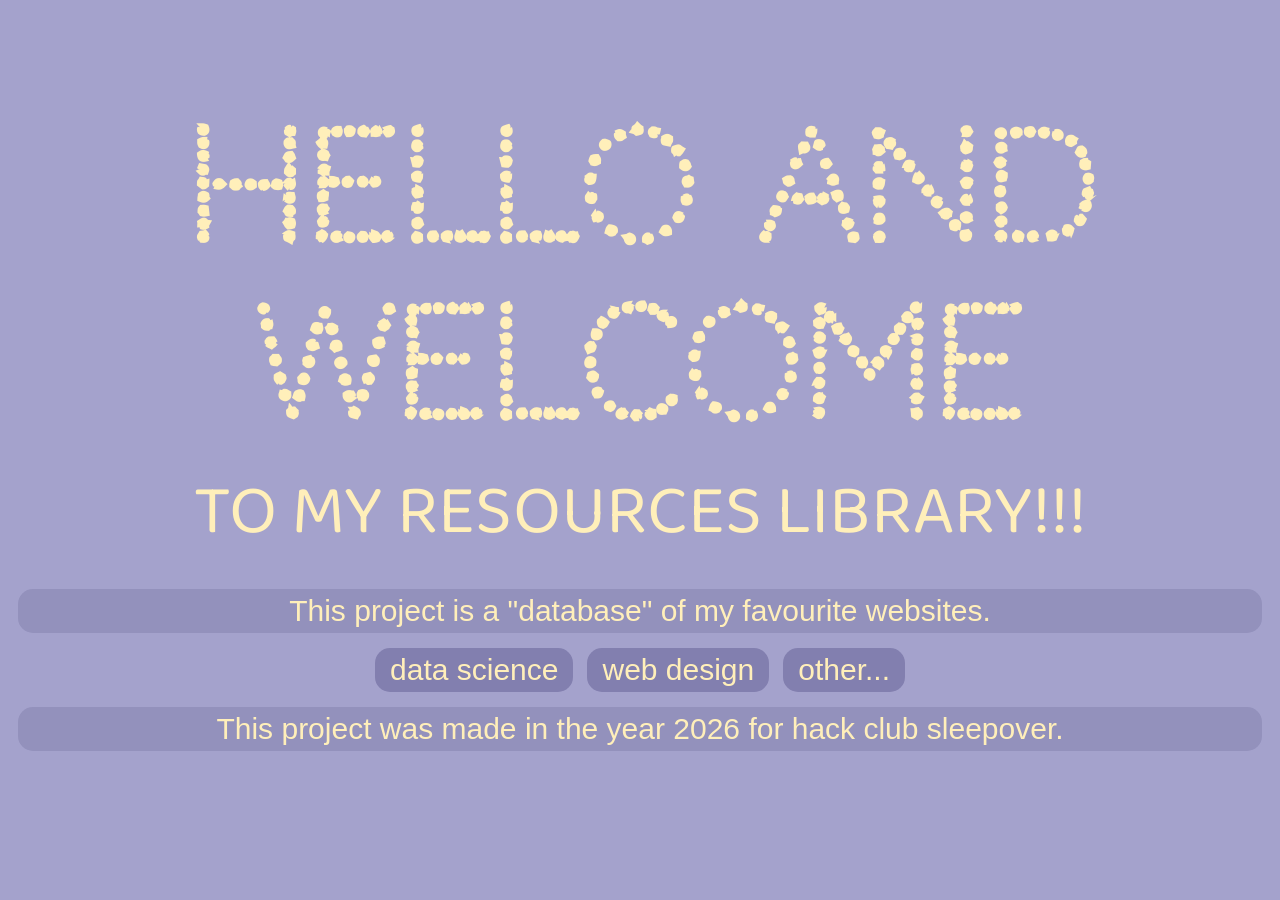
<file: index.html>
<!DOCTYPE html>
<html lang="en">
<head>
    <meta charset="UTF-8">
    <meta name="viewport" content="width=device-width, initial-scale=1.0">
    <title>My Personal Resources Library</title>
    <link rel="preconnect" href="https://fonts.googleapis.com">
<link rel="preconnect" href="https://fonts.gstatic.com" crossorigin>
<link href="https://fonts.googleapis.com/css2?family=Berkshire+Swash&family=Codystar:wght@300;400&display=swap" rel="stylesheet">
<link rel="preconnect" href="https://fonts.googleapis.com">
<link rel="preconnect" href="https://fonts.gstatic.com" crossorigin>
<link href="https://fonts.googleapis.com/css2?family=Baloo+2:wght@400..800&display=swap" rel="stylesheet">
<link href="style.css" rel="stylesheet">
</head>
<body>
    <h1 class="main">Hello and welcome</h1>
    <h2>TO MY RESOURCES LIBRARY!!!</h2>
   
    <p>This project is a "database" of my favourite websites.</p>
    

    <!--fonts, -->

    <a class="cat" href="data.html">data science</a>
    <!-- , -->

    <a class="cat" href="web.html">web design</a>
 
    <a class="cat" href="other.html">other...</a>
    <!--MY LIST:

     -->



    <p>This project was made in the year 2026 for hack club sleepover.</p>
    
</body>
</html>
</file>
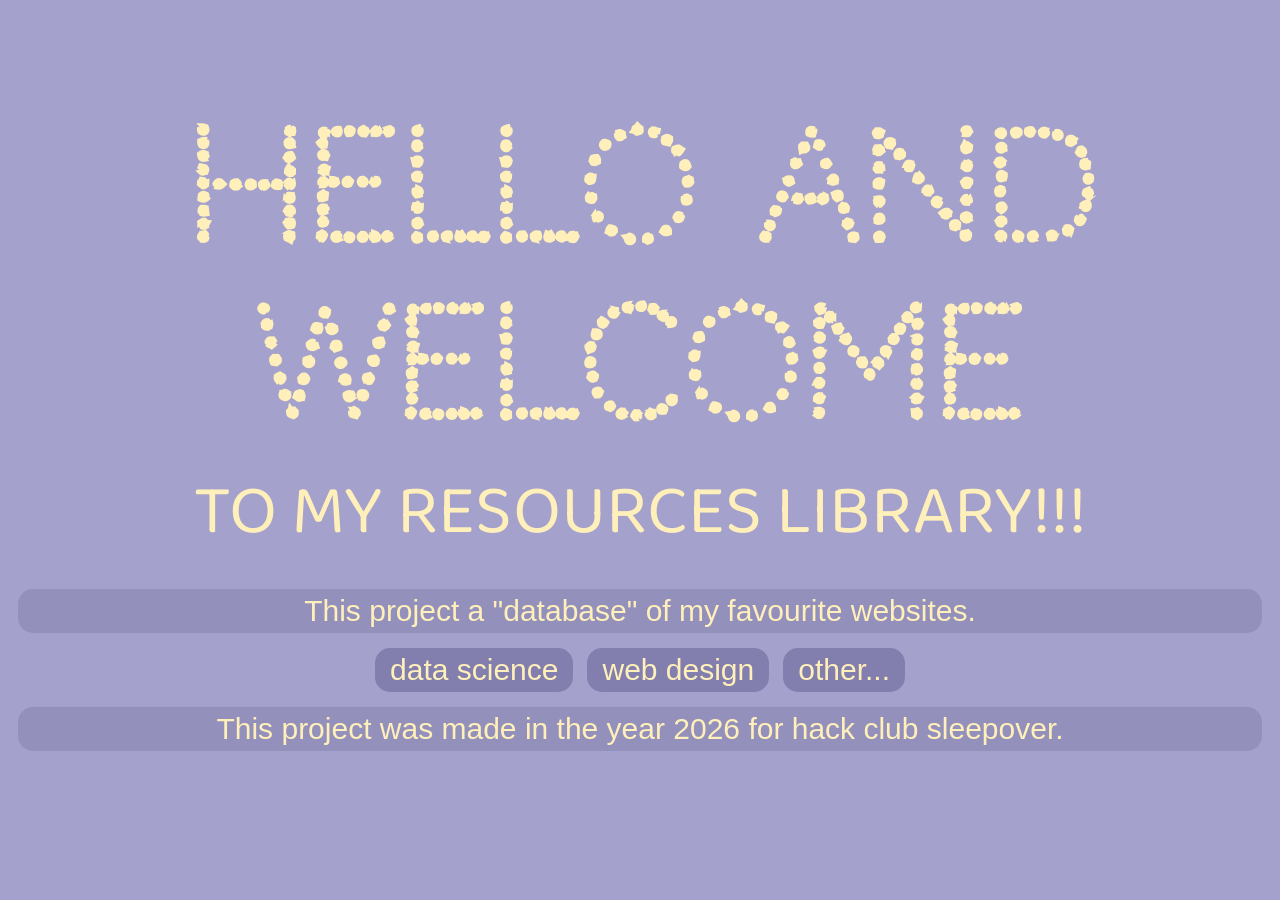
<file: MCRL/index.html>
<!DOCTYPE html>
<html lang="en">
<head>
    <meta charset="UTF-8">
    <meta name="viewport" content="width=device-width, initial-scale=1.0">
    <title>My Personal Resources Library</title>
    <link rel="preconnect" href="https://fonts.googleapis.com">
<link rel="preconnect" href="https://fonts.gstatic.com" crossorigin>
<link href="https://fonts.googleapis.com/css2?family=Berkshire+Swash&family=Codystar:wght@300;400&display=swap" rel="stylesheet">
<link rel="preconnect" href="https://fonts.googleapis.com">
<link rel="preconnect" href="https://fonts.gstatic.com" crossorigin>
<link href="https://fonts.googleapis.com/css2?family=Baloo+2:wght@400..800&display=swap" rel="stylesheet">
<link href="style.css" rel="stylesheet">
</head>
<body>
    <h1 class="main">Hello and welcome</h1>
    <h2>TO MY RESOURCES LIBRARY!!!</h2>
   
    <p>This project a "database" of my favourite websites.</p>
    

    <!--fonts, -->

    <a class="cat" href="data.html">data science</a>
    <!-- , -->

    <a class="cat" href="web.html">web design</a>
 
    <a class="cat" href="other.html">other...</a>
    <!--MY LIST:

     -->



    <p>This project was made in the year 2026 for hack club sleepover.</p>
    
</body>
</html>
</file>
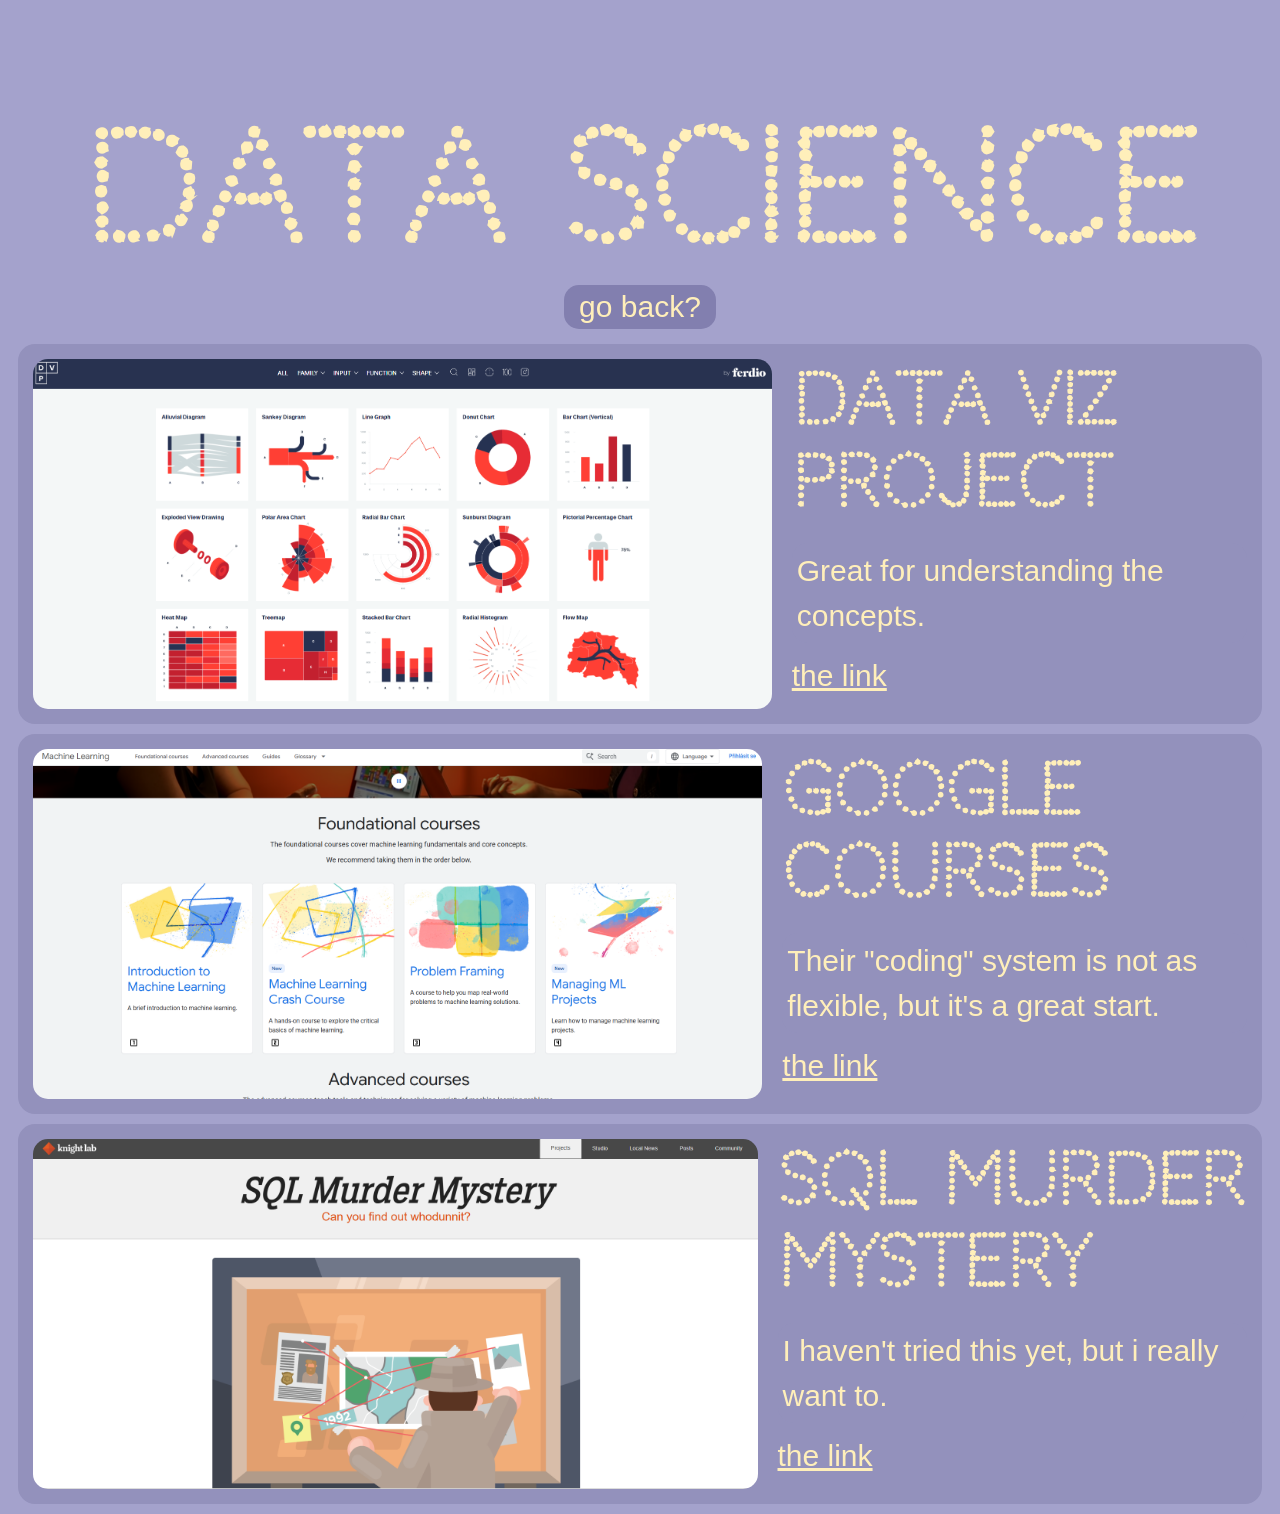
<file: data.html>
<!DOCTYPE html>
<html lang="en">
<head>
  <meta charset="UTF-8">
  <meta name="viewport" content="width=device-width, initial-scale=1.0">
  <title>My Personal Resources Library</title>

  <!-- Fonts -->
  <link rel="preconnect" href="https://fonts.googleapis.com">
  <link rel="preconnect" href="https://fonts.gstatic.com" crossorigin>

  <link href="https://fonts.googleapis.com/css2?family=Codystar:wght@300;400&display=swap" rel="stylesheet">
  <link href="https://fonts.googleapis.com/css2?family=Baloo+2:wght@400..800&display=swap" rel="stylesheet">

  <!-- CSS -->
  <link rel="stylesheet" href="style.css">
</head>

<body>
  <h1 class="main">DATA SCIENCE</h1>

  <a class="cat" href="index.html">go back?</a>


  
<!--START-->
  <div class="cont">
    <img class="imge" src="dataviz.png" alt="Data visualization preview">
    <div>
      <h2 class="tit">DATA VIZ PROJECT</h2>
      <p class="left">Great for understanding the concepts.</p>
      <a class="left" href="https://datavizproject.com/">the link</a>
    </div>
  </div>
<!--END-->
<!--START-->
  <div class="cont">
    <img class="imge" src="ml.png" alt="Data visualization preview">
    <div>
      <h2 class="tit">GOOGLE COURSES</h2>
      <p class="left">Their "coding" system is not as flexible, but it's a great start.</p>
      <a class="left" href="https://developers.google.com/machine-learning">the link</a>
    </div>
  </div>
<!--END-->
<!--START-->
  <div class="cont">
    <img class="imge" src="mm.png" alt="Data visualization preview">
    <div>
      <h2 class="tit">SQL MURDER MYSTERY</h2>
      <p class="left">I haven't tried this yet, but i really want to.</p>
      <a class="left" href="https://mystery.knightlab.com/">the link</a>
    </div>
  </div>
<!--END-->

    


   
</body>
</html>
</file>
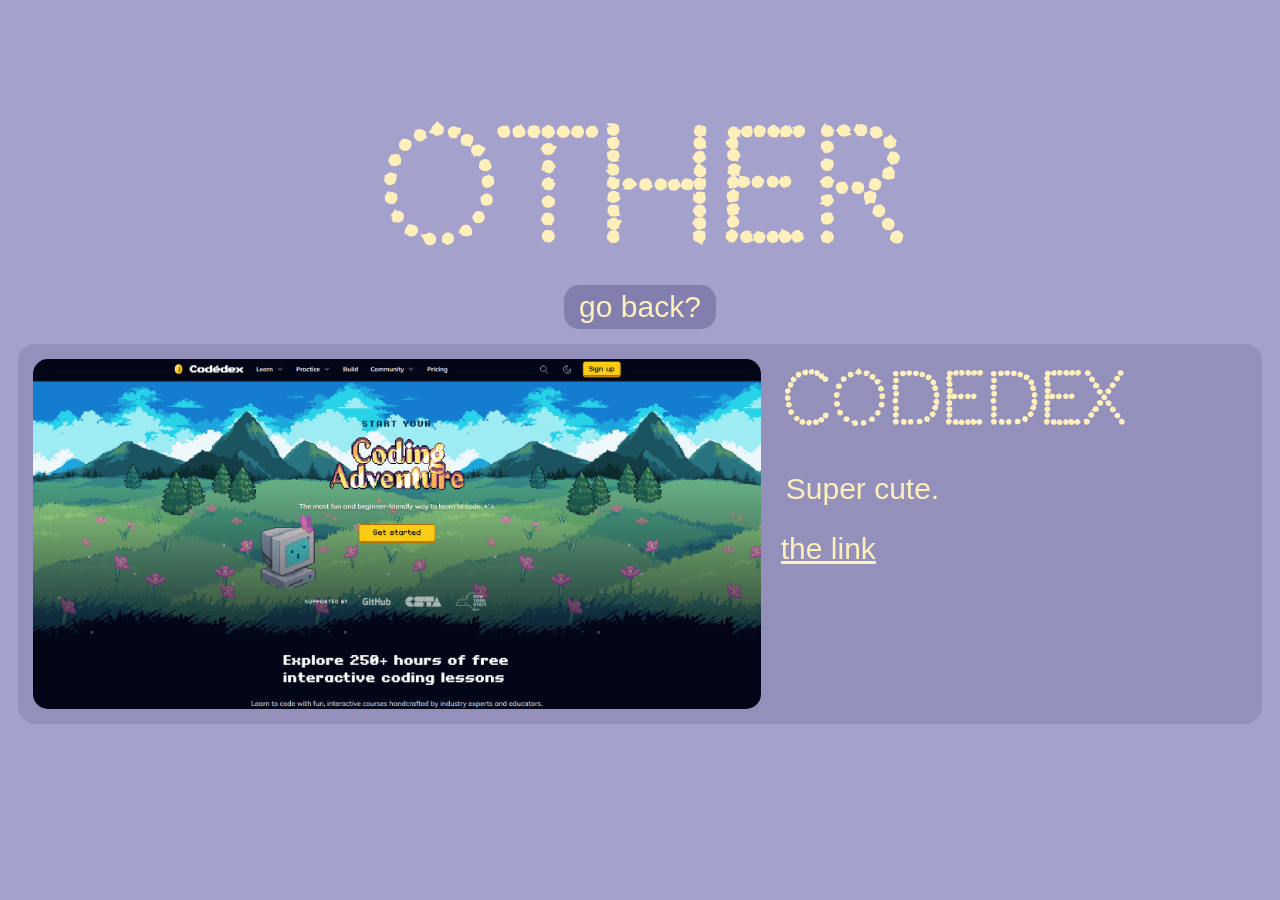
<file: other.html>
<!DOCTYPE html>
<html lang="en">
<head>
  <meta charset="UTF-8">
  <meta name="viewport" content="width=device-width, initial-scale=1.0">
  <title>My Personal Resources Library</title>

  <!-- Fonts -->
  <link rel="preconnect" href="https://fonts.googleapis.com">
  <link rel="preconnect" href="https://fonts.gstatic.com" crossorigin>

  <link href="https://fonts.googleapis.com/css2?family=Codystar:wght@300;400&display=swap" rel="stylesheet">
  <link href="https://fonts.googleapis.com/css2?family=Baloo+2:wght@400..800&display=swap" rel="stylesheet">

  <!-- CSS -->
  <link rel="stylesheet" href="style.css">
</head>

<body>
  <h1 class="main">OTHER</h1>

  <a class="cat" href="index.html">go back?</a>


  

<!--START-->
  <div class="cont">
    <img class="imge" src="cd.png" alt="Data visualization preview">
    <div>
      <h2 class="tit">codedex</h2>
      <p class="left">Super cute.</p>
      <a class="left" href="https://www.codedex.io/">the link</a>
    </div>
  </div>
<!--END-->



    


   
</body>
</html>
</file>
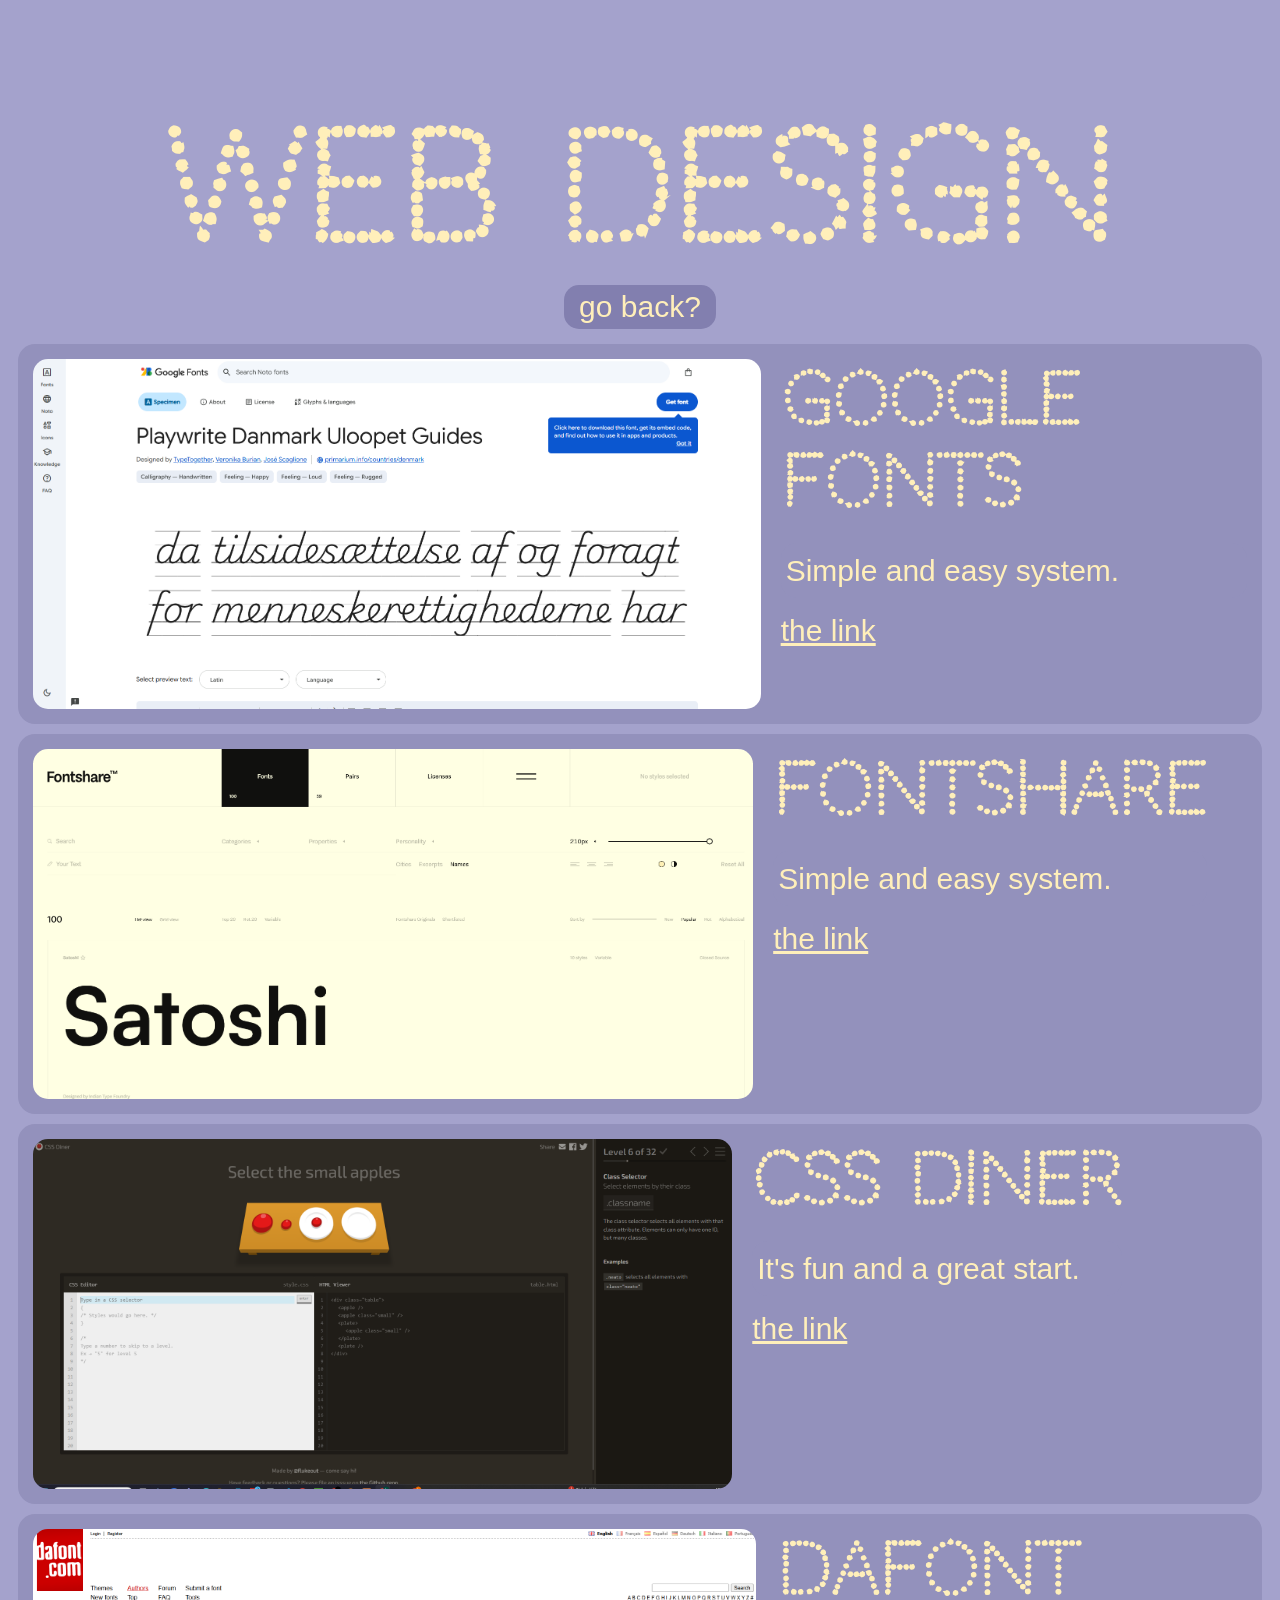
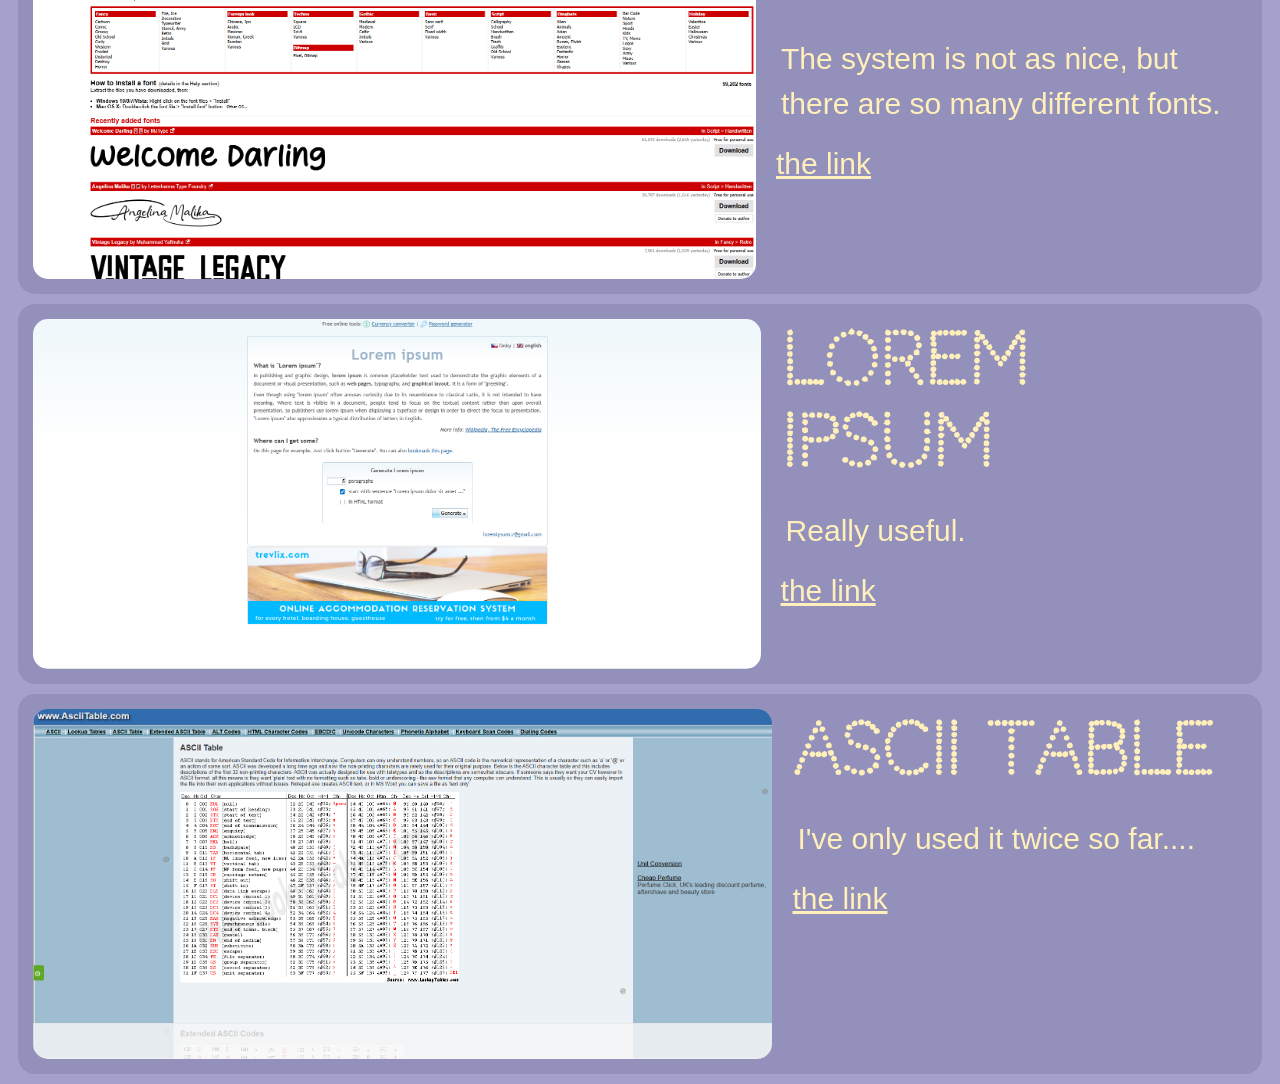
<file: web.html>
<!DOCTYPE html>
<html lang="en">
<head>
  <meta charset="UTF-8">
  <meta name="viewport" content="width=device-width, initial-scale=1.0">
  <title>My Personal Resources Library</title>

  <!-- Fonts -->
  <link rel="preconnect" href="https://fonts.googleapis.com">
  <link rel="preconnect" href="https://fonts.gstatic.com" crossorigin>

  <link href="https://fonts.googleapis.com/css2?family=Codystar:wght@300;400&display=swap" rel="stylesheet">
  <link href="https://fonts.googleapis.com/css2?family=Baloo+2:wght@400..800&display=swap" rel="stylesheet">

  <!-- CSS -->
  <link rel="stylesheet" href="style.css">
</head>

<body>
  <h1 class="main">WEB design</h1>

  <a class="cat" href="index.html">go back?</a>


  

  <div class="cont">
    <img class="imge" src="gf.png" alt="Data visualization preview">

    <div>
      <h2 class="tit">GOOGLE FONTS</h2>
      <p class="left">Simple and easy system.</p>
      <a class="left" href="https://fonts.google.com/">the link</a>
    </div>
  </div>

  <div class="cont">
    <img class="imge" src="fs.png" alt="Data visualization preview">

    <div>
      <h2 class="tit">FONTSHARE</h2>
      <p class="left">Simple and easy system.</p>
      <a class="left" href="https://www.fontshare.com/">the link</a>
    </div>
  </div>

    <div class="cont">
    <img class="imge" src="cssd.png" alt="Data visualization preview">

    <div>
      <h2 class="tit">CSS DINER</h2>
      <p class="left">It's fun and a great start.</p>
      <a class="left" href="https://flukeout.github.io/">the link</a>
    </div>
  </div>

  <div class="cont">
    <img class="imge" src="df.png" alt="Data visualization preview">

    <div>
      <h2 class="tit">DAFONT</h2>
      <p class="left">The system is not as nice, but there are so many different fonts.</p>
      <a class="left" href="https://www.dafont.com/">the link</a>
    </div>
  </div>

    <div class="cont">
    <img class="imge" src="l.png" alt="Data visualization preview">

    <div>
      <h2 class="tit">LOREM IPSUM</h2>
      <p class="left">Really useful.</p>
      <a class="left" href="http://www.lorem-ipsum.cz/?lang=en">the link</a>
    </div>
  </div>

  <div class="cont">
    <img class="imge" src="aa.png" alt="Data visualization preview">

    <div>
      <h2 class="tit">ASCII TABLE</h2>
      <p class="left">I've only used it twice so far....</p>
      <a class="left" href="https://www.asciitable.com/">the link</a>
    </div>
  </div>
</body>
</html>
</file>
<file: style.css>
.main{
    font-family: 'Codystar';
    font-size: 150px;
    font-weight: 700;
    color: #ffefba;
    text-align: center;
    margin-bottom: 2px;
}

h2{
    font-family: 'Baloo 2';
    font-size: 70px;
    font-weight: 300;
    margin-top: 0px;
    text-align: center;
    margin-bottom: 20px;

}

p{
    font-family: Arial, Helvetica, sans-serif;
    font-size: 30px;
    text-align: center;
    background-color: #9391bc;
    padding: 5px;
    margin: 10px;
    border-radius: 15px;
}
.cat{
    font-family: Arial, Helvetica, sans-serif;
    font-size: 30px;
    text-align: center;
    background-color: #827faf;
    padding: 5px 15px;
    margin: 5px;
    border-radius: 15px;
    color: #ffefba;
    display: inline-block;
    text-decoration: none;
}

.cat:hover{
    background-color: #6f6c9e;
    color: #efdda2;
}

body{
    background-color: #a4a2cc;
    color: #ffefba;
    text-align: center;
}
.cont {
  display: flex;
  align-items: flex-start; /* fix: was centering vertically */
  gap: 20px;
  background-color: #9391bc;

  margin: 10px;
  padding: 15px;

  border-radius: 17px;
  box-sizing: border-box;
}

.imge {
  height: 350px;
  width: auto;
  border-radius: 15px;
}

/* Fix: don't let global p styles mess up layout */
.cont p {
  text-align: left;        /* was centered */
  margin: 10px 0;          /* cleaner spacing */
}

/* Fix: links shouldn't behave like big centered blocks */
.cont a {
  display: inline-block;
  text-align: left;
  
  padding: 0;
  background: none;
}

/* Fix: your h2 was globally centered */
.cont h2 {
  text-align: left;
  margin-top: 0;
  font-family: 'Codystar';
  font-weight: 800;
}

/* Optional cleanup: your .left class had redundant stuff */
.left {
  color: #ffefba;
  font-family: Arial, Helvetica, sans-serif;
  font-size: 30px;
  line-height: 1.5;
}

.cont > div {
  text-align: left;
}

@media (max-width: 768px) {
  .cont {
    flex-direction: column;   /* stack instead of side-by-side */
    align-items: center;      /* center everything nicely */
    text-align: center;
  }

  .imge {
    width: 100%;              /* make image responsive */
    height: auto;
  }

  .cont > div {
    text-align: center;       /* center text on mobile */
  }

  .cont h2 {
    text-align: center;
    font-size: 40px;          /* smaller heading */
  }

  .cont p {
    font-size: 20px;          /* smaller text */
  }
}

@media (max-width: 768px) {
  .main {
    font-size: 60px;
  }

  h2 {
    font-size: 35px;
  }
}
</file>
<file: MCRL/style.css>
.main{
    font-family: 'Codystar';
    font-size: 150px;
    font-weight: 700;
    color: #ffefba;
    text-align: center;
    margin-bottom: 2px;
}

h2{
    font-family: 'Baloo 2';
    font-size: 70px;
    font-weight: 300;
    margin-top: 0px;
    text-align: center;
    margin-bottom: 20px;

}

p{
    font-family: Arial, Helvetica, sans-serif;
    font-size: 30px;
    text-align: center;
    background-color: #9391bc;
    padding: 5px;
    margin: 10px;
    border-radius: 15px;
}
.cat{
    font-family: Arial, Helvetica, sans-serif;
    font-size: 30px;
    text-align: center;
    background-color: #827faf;
    padding: 5px 15px;
    margin: 5px;
    border-radius: 15px;
    color: #ffefba;
    display: inline-block;
    text-decoration: none;
}

.cat:hover{
    background-color: #6f6c9e;
    color: #efdda2;
}

body{
    background-color: #a4a2cc;
    color: #ffefba;
    text-align: center;
}
.cont {
  display: flex;
  align-items: flex-start; /* fix: was centering vertically */
  gap: 20px;
  background-color: #9391bc;

  margin: 10px;
  padding: 15px;

  border-radius: 17px;
  box-sizing: border-box;
}

.imge {
  height: 350px;
  width: auto;
  border-radius: 15px;
}

/* Fix: don't let global p styles mess up layout */
.cont p {
  text-align: left;        /* was centered */
  margin: 10px 0;          /* cleaner spacing */
}

/* Fix: links shouldn't behave like big centered blocks */
.cont a {
  display: inline-block;
  text-align: left;
  
  padding: 0;
  background: none;
}

/* Fix: your h2 was globally centered */
.cont h2 {
  text-align: left;
  margin-top: 0;
  font-family: 'Codystar';
  font-weight: 800;
}

/* Optional cleanup: your .left class had redundant stuff */
.left {
  color: #ffefba;
  font-family: Arial, Helvetica, sans-serif;
  font-size: 30px;
  line-height: 1.5;
}

.cont > div {
  text-align: left;
}
</file>
